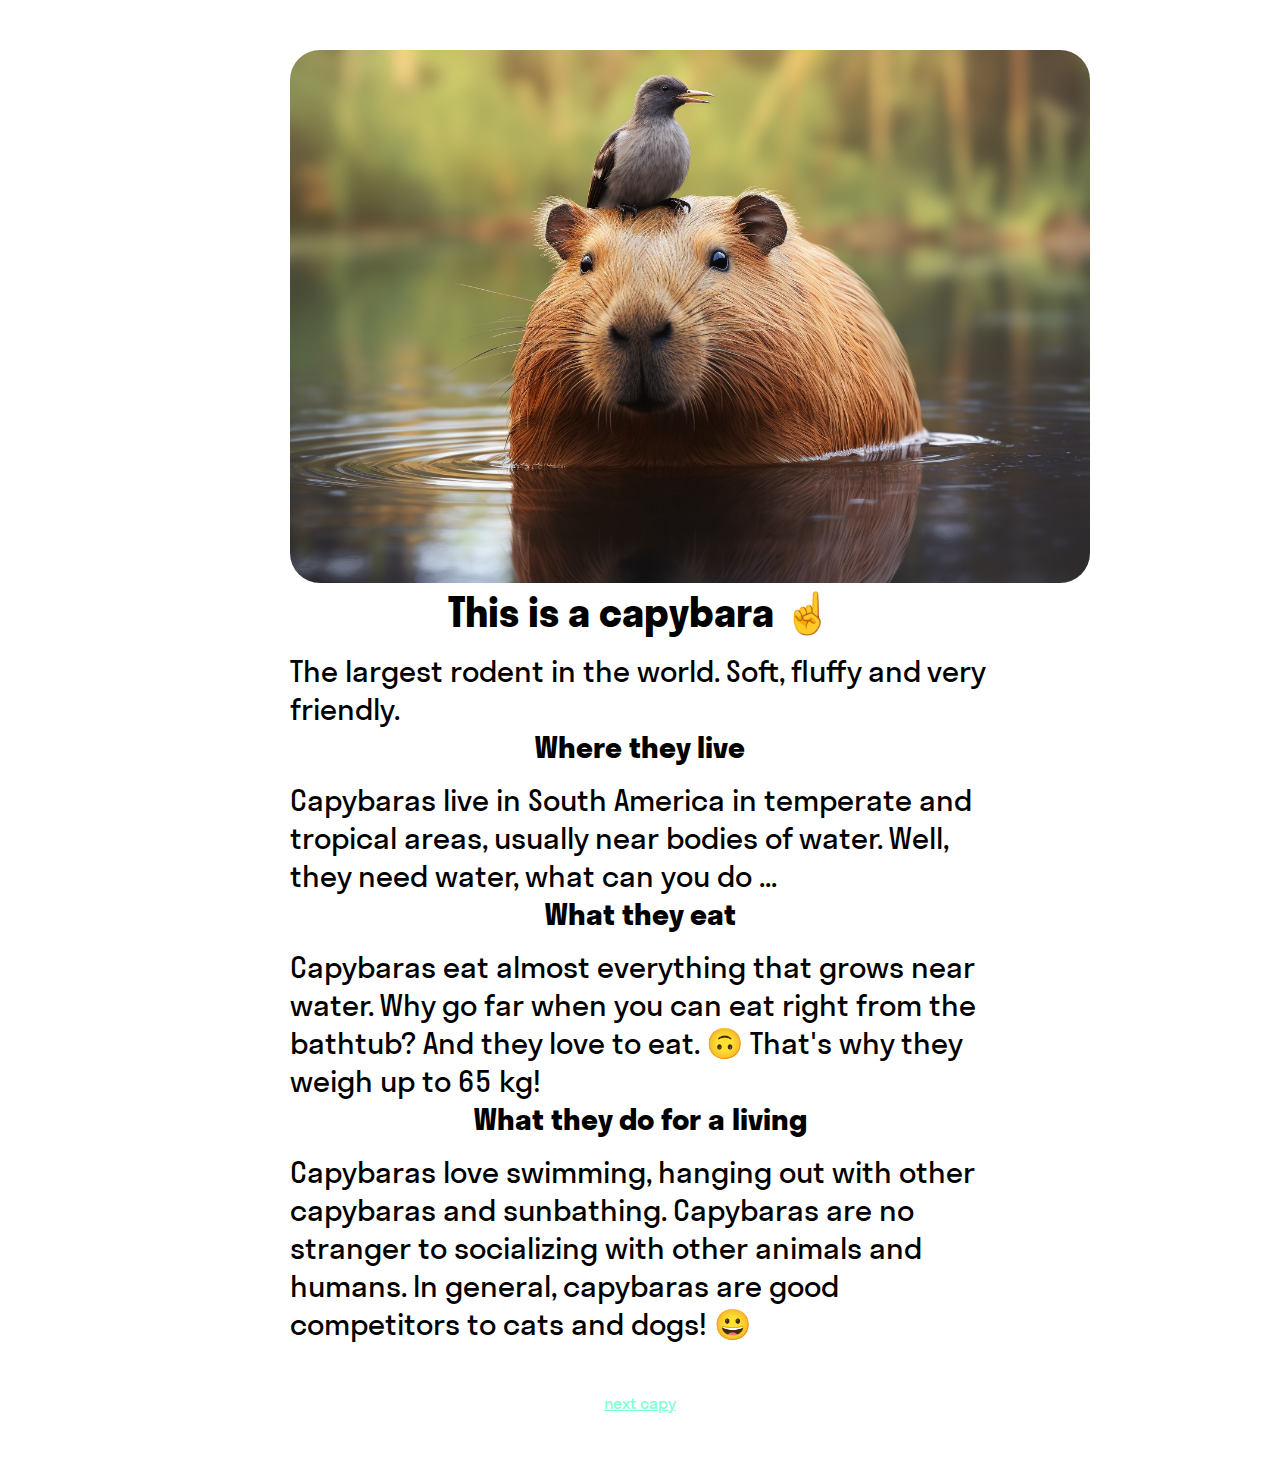
<file: index.html>
<!DOCTYPE html>
<html lang="ru">

<head>
    <meta charset="UTF-8">
    <meta http-equiv="X-UA-Compatible" content="IE=edge">
    <meta name="viewport" content="width=device-width, initial-scale=1.0">
    <title>CAPYBARA</title>
    <link rel="stylesheet" href="./fonts/fonts.css">
    <link rel="stylesheet" href="main.css">
</head>

<body>
    <div>
        <img src="./images/1.png" alt="THERE MUST BE CAPYBARA">
        <h1>This is a capybara ☝️</h1>
        <p>The largest rodent in the world. Soft, fluffy and very friendly.</p> 
    </div>
    <div>
        <h2>Where they live</h2>
        <p>Capybaras live in South America in temperate and tropical areas, usually near bodies of water. 
            Well, they need water, what can you do ...</p> 
    </div>
    <div>
        <h2>What they eat</h2>
        <p>Capybaras eat almost everything that grows near water. Why go far when you can eat right from the bathtub? And they love to eat. 🙃 That's why they weigh up to 65 kg!</p> 
    </div>
    <div>
        <h2>What they do for a living</h2>
        <p>Capybaras love swimming, hanging out with other capybaras and sunbathing.
            Capybaras are no stranger to socializing with other animals and humans.
            In general, capybaras are good competitors to cats and dogs! 😀</p> 
    </div>
    <a href="./capi1.html">next capy</a>
</body>

</html>
</file>
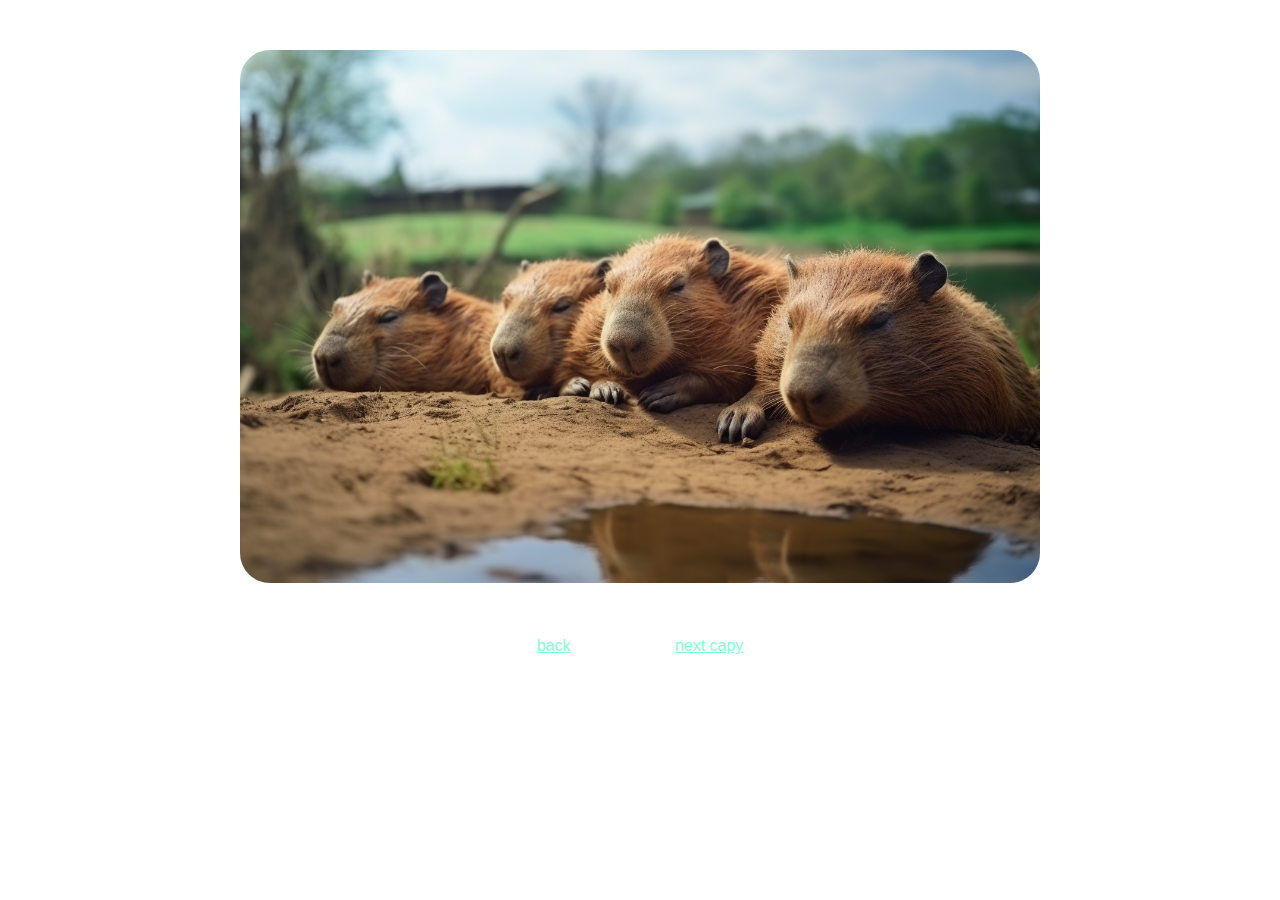
<file: capi1.html>
<!DOCTYPE html>
<html lang="en">
<head>
    <meta charset="UTF-8">
    <meta name="viewport" content="width=device-width, initial-scale=1.0">
    <title>CAPYBARA</title>
    <link rel="stylesheet" href="main.css">
</head>
<body>
    <img src="./images/2.png" alt="CAPYBARACAPYBARACAPYBARA">
    <div>
        <a href="./index.html">back</a>
        <a href="./capi2.html">next capy</a>
    </div>
</body>
</html>
</file>
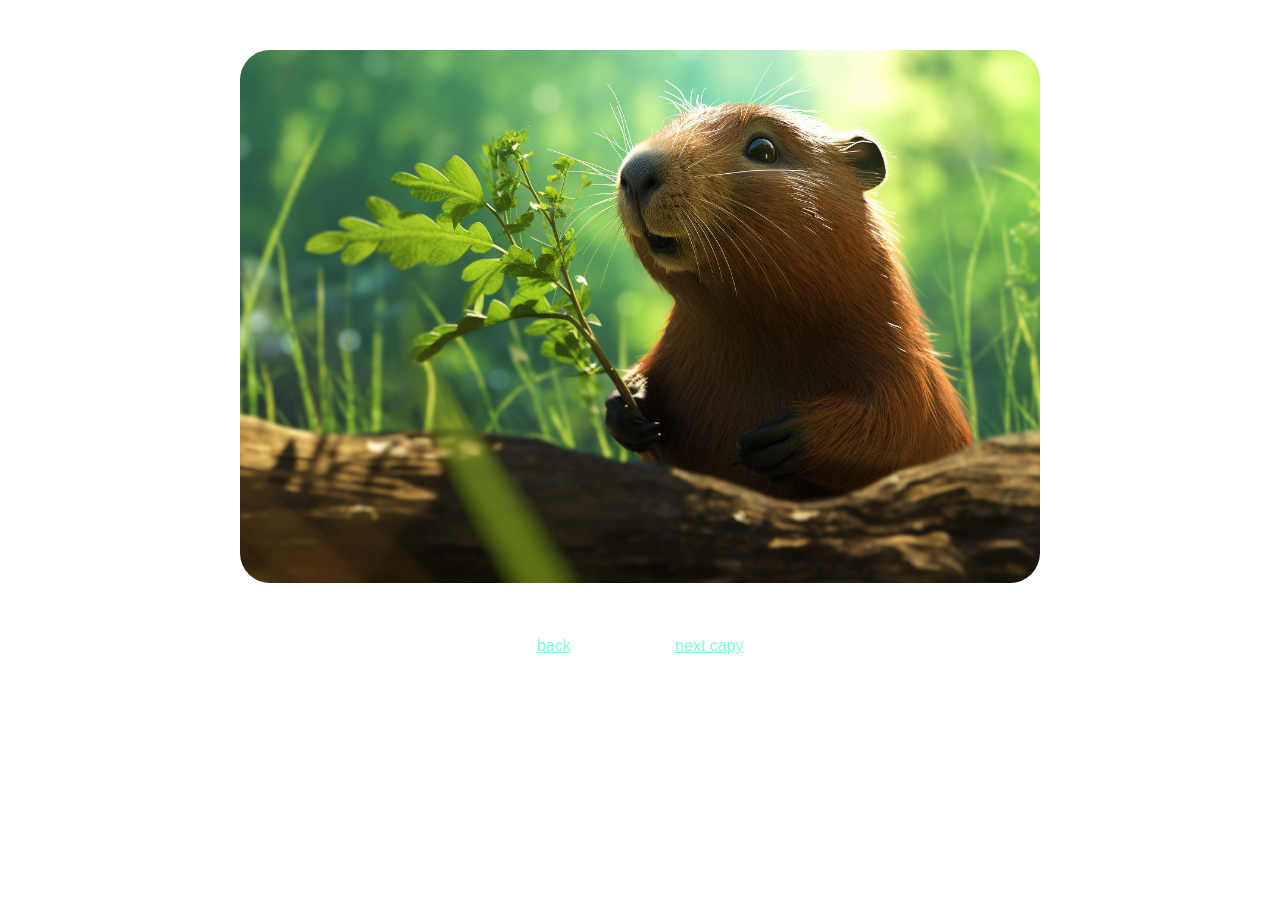
<file: capi2.html>
<!DOCTYPE html>
<html lang="en">
<head>
    <meta charset="UTF-8">
    <meta name="viewport" content="width=device-width, initial-scale=1.0">
    <title>CAPYBARA</title>
    <link rel="stylesheet" href="main.css">
</head>
<body>
    <img src="./images/3.png" alt="CAPYBARACAPYBARACAPYBARA">
    <div>
        <a href="./capi1.html">back</a>
        <a href="./capi3.html">next capy</a>
    </div>
</body>
</html>
</file>
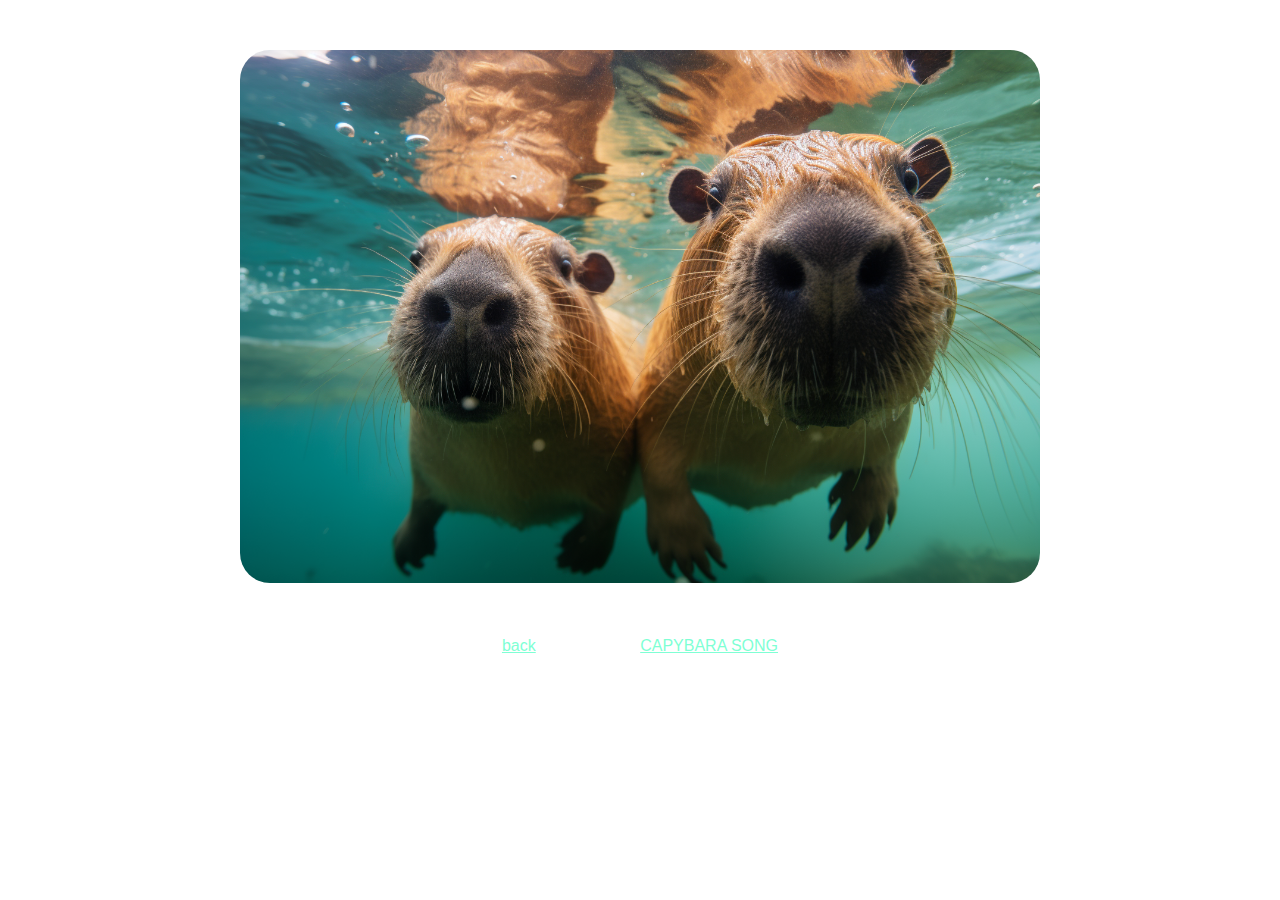
<file: capi3.html>
<!DOCTYPE html>
<html lang="en">
<head>
    <meta charset="UTF-8">
    <meta name="viewport" content="width=device-width, initial-scale=1.0">
    <title>CAPYBARA</title>
    <link rel="stylesheet" href="main.css">
</head>
<body>
    <img src="./images/4.png" alt="CAPYBARACAPYBARACAPYBARA">
    <div>
        <a href="./capi2.html">back</a>
        <a href="./cs.html">CAPYBARA SONG</a>
    </div>
</body>
</html>
</file>
<file: fonts/fonts.css>
@font-face {
    font-family: 'StratosSkyeng';
    src: url('stratosskyengweb-regular.woff');
    src: url('stratosskyengweb-regular.woff2');
    font-weight: 400;
}

@font-face {
    font-family: 'StratosSkyeng';
    src: url('stratosskyengweb-medium.woff');
    src: url('stratosskyengweb-medium.woff2');
    font-weight: 500;
}

@font-face {
    font-family: 'StratosSkyeng';
    src: url('stratosskyengweb-bold.woff');
    src: url('stratosskyengweb-bold.woff2');
    font-weight: 700;
}
</file>
<file: main.css>
*{
    margin: 0;
}

body{
    font-family: 'StratosSkyeng',sans-serif;
    text-align: center;
    margin: 0;
}

h1{
    font-size: 40px;
}

h2{
    font-size: 30px;
}

p{
    font-size: 30px;
    text-align: left;
    margin-top: 15px;
}

div {
    width: 700px;
    margin: 0 auto;
}

img{
    width: 800px;
    border-radius: 30px;
    margin-top: 50px;
}
a{
    color: aquamarine;
    margin: 50px;
    display: inline-block;
}
</file>
